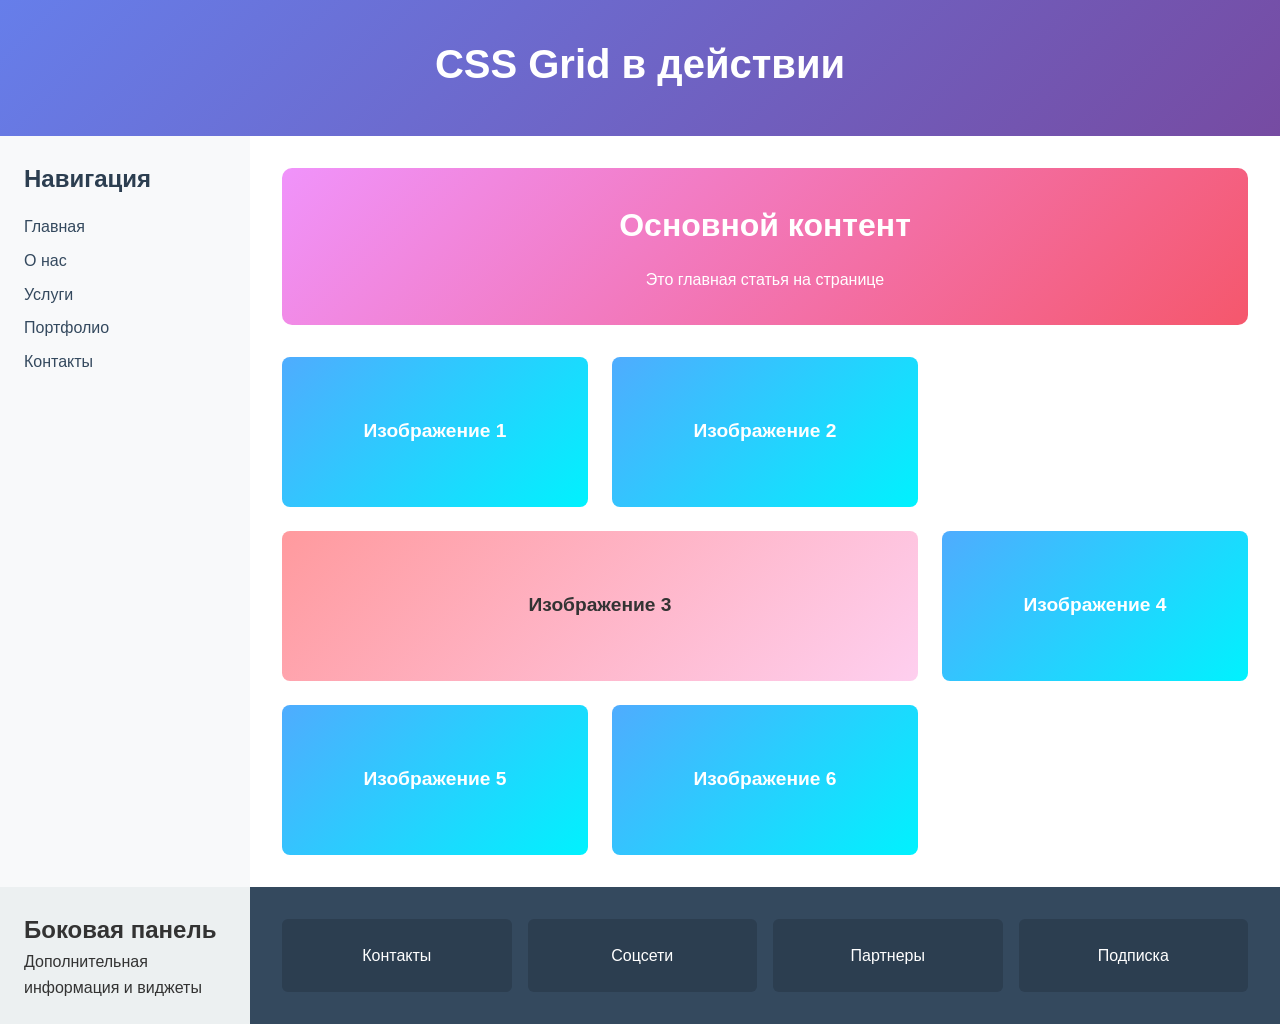
<file: css_grid_practice/index.html>
<!DOCTYPE html>
<html lang="ru">
<head>
    <meta charset="UTF-8">
    <meta name="viewport" content="width=device-width, initial-scale=1.0">
    <title>CSS Grid Layout</title>
    <link rel="stylesheet" href="reset.css">
    <link rel="stylesheet" href="styles.css">
</head>
<body>
    <div class="grid-container">
        <header class="header">
            <h1>CSS Grid в действии</h1>
        </header>

        <nav class="navigation">
            <h2>Навигация</h2>
            <ul>
                <li><a href="#">Главная</a></li>
                <li><a href="#">О нас</a></li>
                <li><a href="#">Услуги</a></li>
                <li><a href="#">Портфолио</a></li>
                <li><a href="#">Контакты</a></li>
            </ul>
        </nav>

        <main class="main-content">
            <article class="featured">
                <h2>Основной контент</h2>
                <p>Это главная статья на странице</p>
            </article>

<section class="gallery">
    <div class="gallery-item">Изображение 1</div>
    <div class="gallery-item">Изображение 2</div>
    <div class="gallery-item">Изображение 3</div>
    <div class="gallery-item">Изображение 4</div>
    <div class="gallery-item">Изображение 5</div>
    <div class="gallery-item">Изображение 6</div>
</section>
        </main>

        <aside class="sidebar">
            <h2>Боковая панель</h2>
            <p>Дополнительная информация и виджеты</p>
        </aside>

        <footer class="footer">
            <div class="footer-section">Контакты</div>
            <div class="footer-section">Соцсети</div>
            <div class="footer-section">Партнеры</div>
            <div class="footer-section">Подписка</div>
        </footer>
    </div>
</body>
</html>
</file>
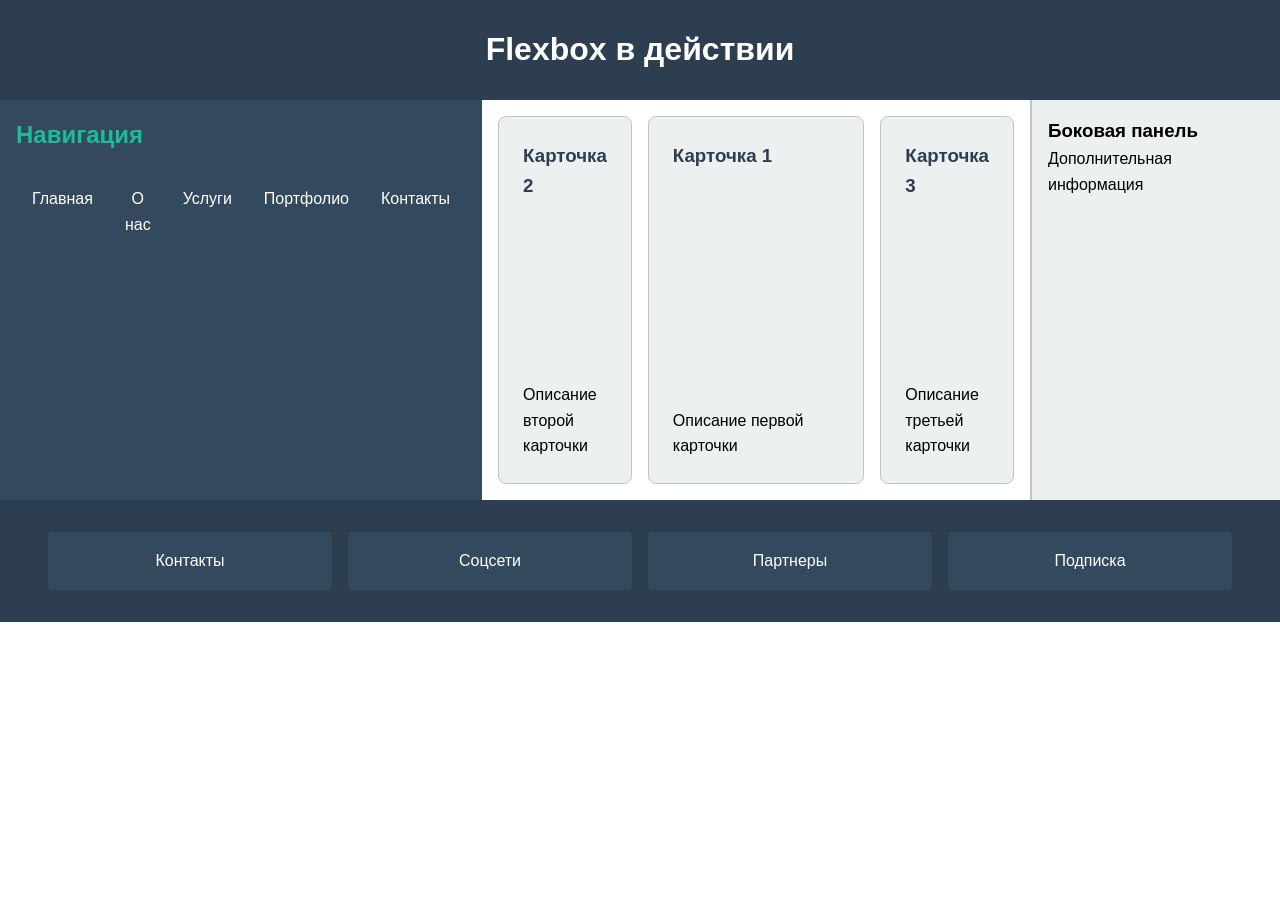
<file: flexbox_practice/index.html>
<!DOCTYPE html>                     <!-- объявление типа документа HTML5 -->
<html lang="ru">                    <!-- корневой элемент, язык страницы — русский -->
<head>                              <!-- начало секции head (служебная информация) -->
    <meta charset="UTF-8">          <!-- кодировка символов UTF-8 -->
    <meta name="viewport" content="width=device-width, initial-scale=1.0">  <!-- адаптивность под мобильные устройства -->
    <title>Flexbox Layout</title>   <!-- заголовок вкладки браузера -->
    <link rel="stylesheet" href="reset.css">    <!-- подключаем файл сброса стилей -->
    <link rel="stylesheet" href="styles.css">   <!-- подключаем основной файл стилей -->
</head>                             <!-- конец секции head -->
<body>                              <!-- начало тела документа -->

    <!-- ==================== ШАПКА ==================== -->
    <header class="header">         <!-- шапка сайта с классом header -->
        <h1>Flexbox в действии</h1> <!-- главный заголовок страницы -->
    </header>                       <!-- конец шапки -->

    <!-- ==================== ОСНОВНОЙ БЛОК ==================== -->
    <main class="main">             <!-- основной контейнер макета -->

        <!-- ========== БОКОВАЯ НАВИГАЦИЯ ========== -->
        <nav class="navigation">    <!-- навигационный блок -->
            <h2>Навигация</h2>      <!-- заголовок навигации -->
            <ul>                    <!-- маркированный список ссылок -->
                <li><a href="#">Главная</a></li>     <!-- пункт меню «Главная» -->
                <li><a href="#">О нас</a></li>       <!-- пункт меню «О нас» -->
                <li><a href="#">Услуги</a></li>      <!-- пункт меню «Услуги» -->
                <li><a href="#">Портфолио</a></li>   <!-- пункт меню «Портфолио» -->
                <li><a href="#">Контакты</a></li>    <!-- пункт меню «Контакты» -->
            </ul>                   <!-- конец списка -->
        </nav>                      <!-- конец навигации -->

        <!-- ========== КОНТЕНТ С КАРТОЧКАМИ ========== -->
        <section class="content">   <!-- секция основного контента -->
            <div class="card">                  <!-- первая карточка -->
                <h3>Карточка 1</h3>             <!-- заголовок карточки -->
                <p>Описание первой карточки</p><!-- текст карточки -->
            </div>                              <!-- конец первой карточки -->

            <div class="card">                  <!-- вторая карточка -->
                <h3>Карточка 2</h3>             <!-- заголовок карточки -->
                <p>Описание второй карточки</p><!-- текст карточки -->
            </div>                              <!-- конец второй карточки -->

            <div class="card">                    <!-- третья карточка -->
                <h3>Карточка 3</h3>               <!-- заголовок карточки -->
                <p>Описание третьей карточки</p>  <!-- текст карточки -->
            </div>                                <!-- конец третьей карточки -->
        </section>                  <!-- конец секции контента -->

        <!-- ========== БОКОВАЯ ПАНЕЛЬ ========== -->
        <aside class="sidebar">     <!-- боковая панель -->
            <h3>Боковая панель</h3> <!-- заголовок панели -->
            <p>Дополнительная информация</p>  <!-- текст панели -->
        </aside>                    <!-- конец боковой панели -->

    </main>                         <!-- конец основного блока -->

    <!-- ==================== ФУТЕР ==================== -->
    <footer class="footer">         <!-- подвал сайта -->
        <div class="footer-content">        <!-- контейнер содержимого футера -->
            <div class="footer-section">Контакты</div>   <!-- секция «Контакты» -->
            <div class="footer-section">Соцсети</div>    <!-- секция «Соцсети» -->
            <div class="footer-section">Партнеры</div>   <!-- секция «Партнеры» -->
            <div class="footer-section">Подписка</div>   <!-- секция «Подписка» -->
        </div>                              <!-- конец контейнера футера -->
    </footer>                       <!-- конец футера -->

</body>                             <!-- конец тела документа -->
</html>                             <!-- конец HTML-документа -->
</file>
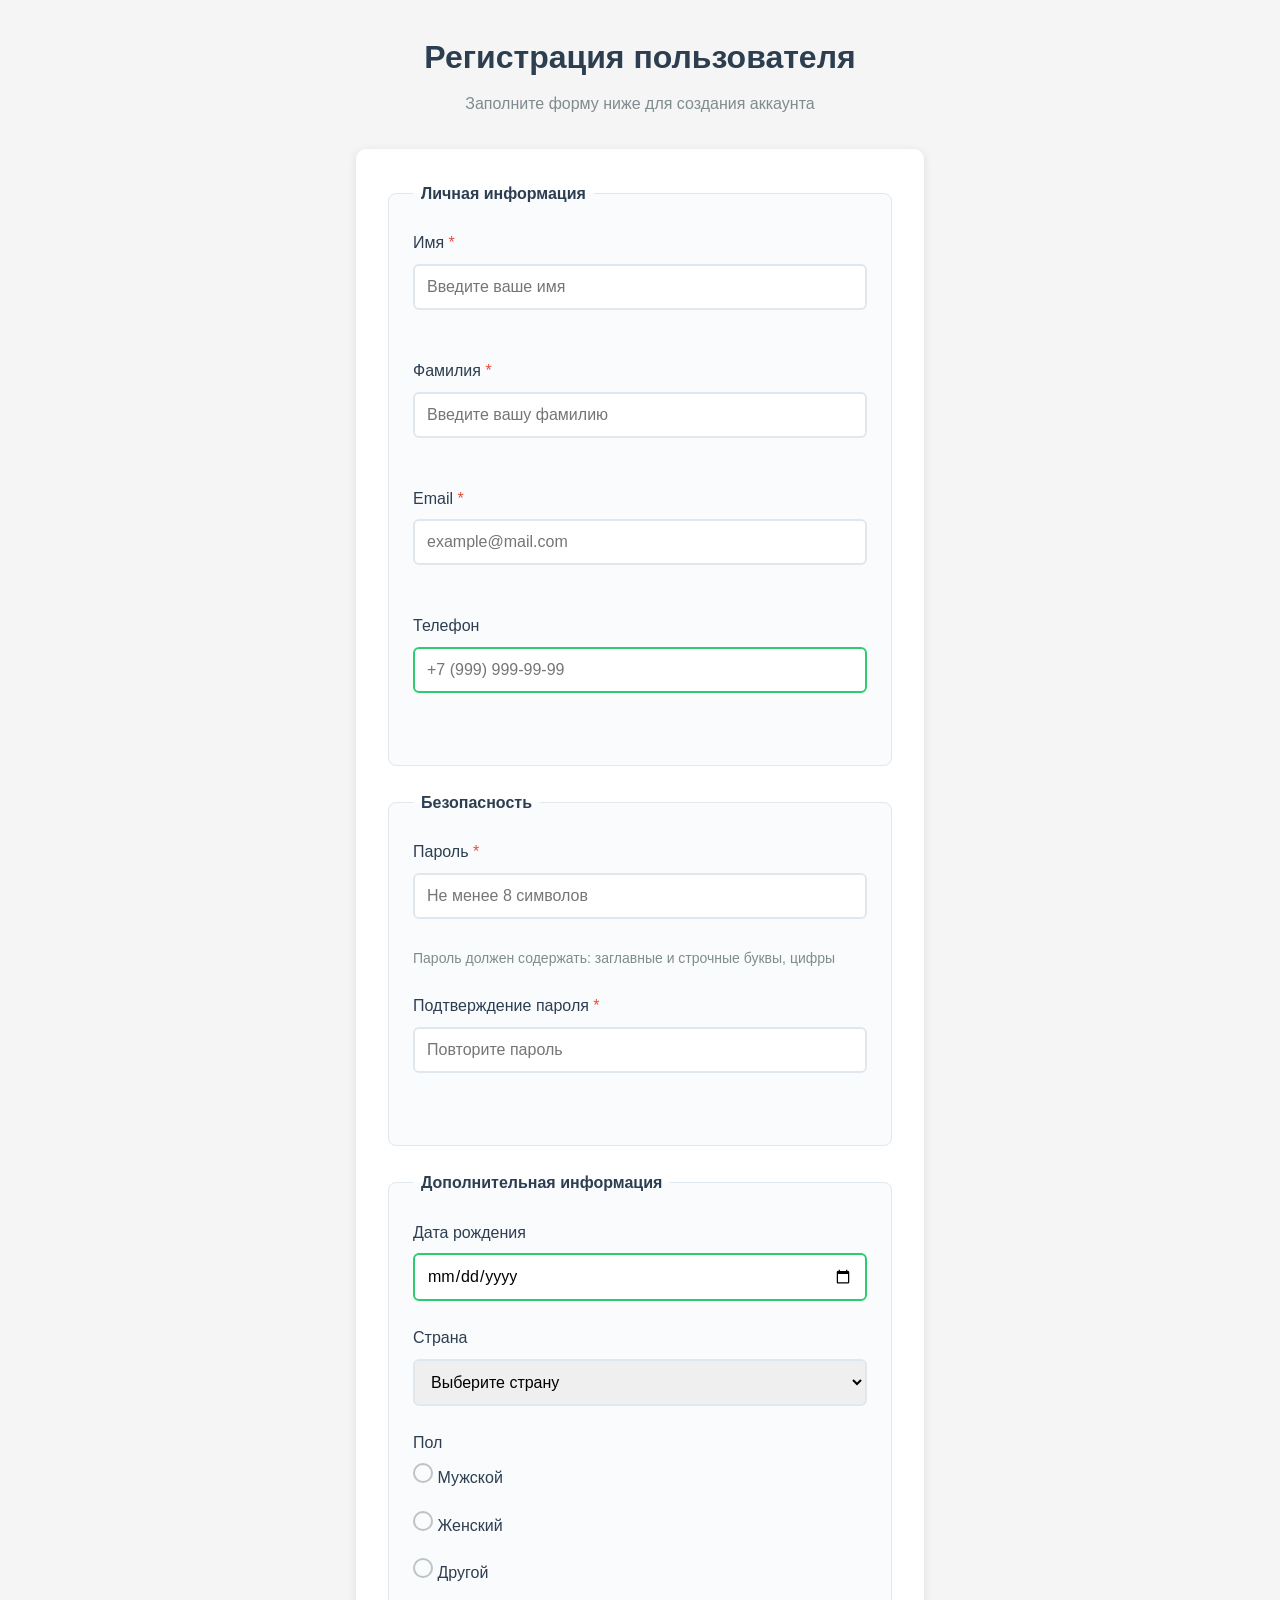
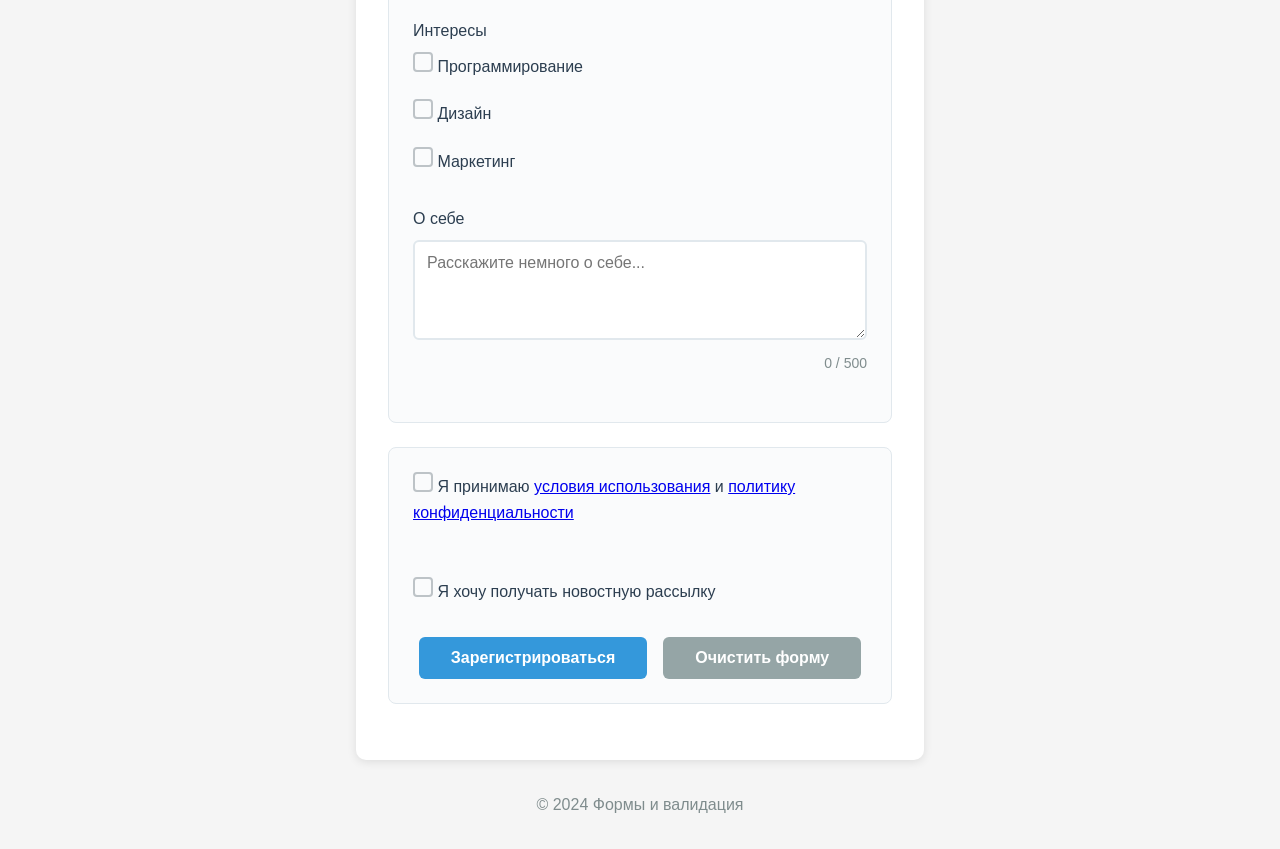
<file: forms_validation/index.html>
<!DOCTYPE html>
<html lang="ru">
<head>
    <meta charset="UTF-8">
    <meta name="viewport" content="width=device-width, initial-scale=1.0">
    <title>Вёрстка и валидация форм</title>
    <link rel="stylesheet" href="reset.css">
    <link rel="stylesheet" href="styles.css">
</head>
<body>
    <div class="container">
        <header class="header">
            <h1>Регистрация пользователя</h1>
            <p>Заполните форму ниже для создания аккаунта</p>
        </header>

        <main class="main">
            <form class="registration-form" id="registrationForm" novalidate>
                <!-- Личная информация -->
                <fieldset class="form-section">
                    <legend>Личная информация</legend>

                    <div class="form-group">
                        <label for="firstName" class="required">Имя</label>
                        <input type="text" id="firstName" name="firstName" required
                               minlength="2" maxlength="50"
                               placeholder="Введите ваше имя">
                        <span class="error-message" id="firstNameError"></span>
                    </div>

                    <div class="form-group">
                        <label for="lastName" class="required">Фамилия</label>
                        <input type="text" id="lastName" name="lastName" required
                               minlength="2" maxlength="50"
                               placeholder="Введите вашу фамилию">
                        <span class="error-message" id="lastNameError"></span>
                    </div>

                    <div class="form-group">
                        <label for="email" class="required">Email</label>
                        <input type="email" id="email" name="email" required
                               placeholder="example@mail.com">
                        <span class="error-message" id="emailError"></span>
                    </div>

                    <div class="form-group">
                        <label for="phone">Телефон</label>
                        <input type="tel" id="phone" name="phone"
                               pattern="\+?[0-9]{1,3}\s?\(?[0-9]{1,5}\)?\s?[0-9]{1,3}[-]?[0-9]{2}[-]?[0-9]{2}"
                               placeholder="+7 (999) 999-99-99">
                        <span class="error-message" id="phoneError"></span>
                    </div>
                </fieldset>

                <!-- Пароль -->
                <fieldset class="form-section">
                    <legend>Безопасность</legend>

                    <div class="form-group">
                        <label for="password" class="required">Пароль</label>
                        <input type="password" id="password" name="password" required
                               minlength="8"
                               pattern="(?=.*[a-z])(?=.*[A-Z])(?=.*\d).+"
                               placeholder="Не менее 8 символов">
                        <span class="error-message" id="passwordError"></span>
                        <div class="password-requirements">
                            Пароль должен содержать: заглавные и строчные буквы, цифры
                        </div>
                    </div>

                    <div class="form-group">
                        <label for="confirmPassword" class="required">Подтверждение пароля</label>
                        <input type="password" id="confirmPassword" name="confirmPassword" required
                               placeholder="Повторите пароль">
                        <span class="error-message" id="confirmPasswordError"></span>
                    </div>
                </fieldset>

                <!-- Дополнительная информация -->
                <fieldset class="form-section">
                    <legend>Дополнительная информация</legend>

                    <div class="form-group">
                        <label for="birthDate">Дата рождения</label>
                        <input type="date" id="birthDate" name="birthDate"
                               min="1900-01-01" max="2024-12-31">
                    </div>

                    <div class="form-group">
                        <label for="country">Страна</label>
                        <select id="country" name="country">
                            <option value="">Выберите страну</option>
                            <option value="ru">Россия</option>
                            <option value="kz">Казахстан</option>
                            <option value="by">Беларусь</option>
                            <option value="other">Другая</option>
                        </select>
                    </div>

                    <div class="form-group">
                        <label>Пол</label>
                        <div class="radio-group">
                            <label class="radio-label">
                                <input type="radio" name="gender" value="male">
                                <span class="radio-custom"></span>
                                Мужской
                            </label>
                            <label class="radio-label">
                                <input type="radio" name="gender" value="female">
                                <span class="radio-custom"></span>
                                Женский
                            </label>
                            <label class="radio-label">
                                <input type="radio" name="gender" value="other">
                                <span class="radio-custom"></span>
                                Другой
                            </label>
                        </div>
                    </div>

                    <div class="form-group">
                        <label>Интересы</label>
                        <div class="checkbox-group">
                            <label class="checkbox-label">
                                <input type="checkbox" name="interests" value="programming">
                                <span class="checkbox-custom"></span>
                                Программирование
                            </label>
                            <label class="checkbox-label">
                                <input type="checkbox" name="interests" value="design">
                                <span class="checkbox-custom"></span>
                                Дизайн
                            </label>
                            <label class="checkbox-label">
                                <input type="checkbox" name="interests" value="marketing">
                                <span class="checkbox-custom"></span>
                                Маркетинг
                            </label>
                        </div>
                    </div>

                    <div class="form-group">
                        <label for="bio">О себе</label>
                        <textarea id="bio" name="bio" rows="4"
                                  placeholder="Расскажите немного о себе..."
                                  maxlength="500"></textarea>
                        <div class="char-counter">
                            <span id="charCount">0</span> / 500
                        </div>
                    </div>
                </fieldset>

                <!-- Соглашения и кнопки -->
                <div class="form-section">
                    <div class="form-group">
                        <label class="checkbox-label">
                            <input type="checkbox" id="terms" name="terms" required>
                            <span class="checkbox-custom"></span>
                            Я принимаю <a href="#">условия использования</a> и
                            <a href="#">политику конфиденциальности</a>
                        </label>
                        <span class="error-message" id="termsError"></span>
                    </div>

                    <div class="form-group">
                        <label class="checkbox-label">
                            <input type="checkbox" id="newsletter" name="newsletter">
                            <span class="checkbox-custom"></span>
                            Я хочу получать новостную рассылку
                        </label>
                    </div>

                    <div class="form-actions">
                        <button type="submit" class="btn btn-primary">Зарегистрироваться</button>
                        <button type="reset" class="btn btn-secondary">Очистить форму</button>
                    </div>
                </div>
            </form>
        </main>

        <footer class="footer">
            <p>&copy; 2024 Формы и валидация</p>
        </footer>
    </div>

    <script src="script.js"></script>
</body>
</html>
</file>
<file: css_grid_practice/styles.css>
/* ============================================
   1. ОСНОВНОЙ GRID-КОНТЕЙНЕР
   ============================================ */
.grid-container {
    display: grid;
    grid-template-areas:
        "header header"
        "nav main"
        "sidebar footer";
    grid-template-rows: auto 1fr auto;
    grid-template-columns: 250px 1fr;
    min-height: 100vh;
}

/* ============================================
   2. ПРИВЯЗКА ЭЛЕМЕНТОВ К ОБЛАСТЯМ
   ============================================ */
.header       { grid-area: header; }
.navigation   { grid-area: nav; }
.main-content { grid-area: main; padding: 2rem; }
.sidebar      { grid-area: sidebar; background-color: #ecf0f1; padding: 1.5rem; }
.footer       { grid-area: footer; }

/* ============================================
   3. HEADER
   ============================================ */
.header {
    background: linear-gradient(135deg, #667eea 0%, #764ba2 100%);
    color: white;
    padding: 2rem;
    text-align: center;
}

.header h1 {
    font-size: 2.5rem;
    margin-bottom: 0.5rem;
}

/* ============================================
   4. НАВИГАЦИЯ
   ============================================ */
.navigation {
    background-color: #f8f9fa;
    padding: 1.5rem;
}

.navigation h2 {
    margin-bottom: 1rem;
    color: #2c3e50;
}

.navigation ul {
    list-style: none;
}

.navigation li {
    margin-bottom: 0.5rem;
}

.navigation a {
    text-decoration: none;
    color: #34495e;
    transition: color 0.3s;
}

.navigation a:hover {
    color: #667eea;
}

/* ============================================
   5. ОСНОВНОЙ КОНТЕНТ (вложенная сетка)
   ============================================ */
.main-content {
    display: grid;
    gap: 2rem;
    grid-template-rows: auto 1fr;
}

/* ============================================
   6. FEATURED-СТАТЬЯ
   ============================================ */
.featured {
    background: linear-gradient(135deg, #f093fb 0%, #f5576c 100%);
    color: white;
    padding: 2rem;
    border-radius: 10px;
    text-align: center;
}

.featured h2 {
    font-size: 2rem;
    margin-bottom: 1rem;
}

/* ============================================
   7. АДАПТИВНАЯ ГАЛЕРЕЯ (с картинками)
   ============================================ */
.gallery {
    display: grid;
    grid-template-columns: repeat(auto-fill, minmax(250px, 1fr));
    gap: 1.5rem;
}

.gallery-item {
    background: linear-gradient(135deg, #4facfe 0%, #00f2fe 100%);
    color: white;
    padding: 2rem;
    border-radius: 8px;
    display: flex;
    align-items: center;
    justify-content: center;
    font-weight: bold;
    font-size: 1.2rem;
    min-height: 150px;
    transition: transform 0.3s, box-shadow 0.3s;
    cursor: pointer;
}

.gallery-item:hover {
    transform: translateY(-5px);
    box-shadow: 0 10px 20px rgba(0,0,0,0.2);
}

.gallery-item:nth-child(3) {
    grid-column: span 2;
    background: linear-gradient(135deg, #ff9a9e 0%, #fecfef 100%);
    color: #333;
}

/* ============================================
   8. ФУТЕР
   ============================================ */
.footer {
    display: grid;
    grid-template-columns: repeat(4, 1fr);
    gap: 1rem;
    background-color: #34495e;
    color: white;
    padding: 2rem;
}

.footer-section {
    background-color: #2c3e50;
    padding: 1.5rem;
    border-radius: 6px;
    text-align: center;
}

/* ============================================
   9. АДАПТИВ (мобильные экраны)
   ============================================ */
@media (max-width: 900px) {
    .grid-container {
        grid-template-areas:
            "header"
            "nav"
            "main"
            "sidebar"
            "footer";
        grid-template-columns: 1fr;
        grid-template-rows: auto auto 1fr auto auto;
    }

    .footer {
        grid-template-columns: repeat(2, 1fr);
    }
}

@media (max-width: 500px) {
    .footer {
        grid-template-columns: 1fr;
    }

    .gallery-item:nth-child(3) {
        grid-column: span 1;
    }
}
</file>
<file: flexbox_practice/styles.css>
/* ==============================
   HEADER (ШАПКА)
   ============================== */
.header {                                       /* селектор шапки */
    background-color: #2c3e50;                  /* тёмно-синий фон */
    color: white;                               /* белый цвет текста */
    padding: 1rem;                              /* внутренние отступы 1rem */
    text-align: center;                         /* выравнивание текста по центру */
    display: flex;                              /* включаем Flexbox */
    justify-content: center;                    /* центрируем содержимое по главной оси (горизонтали) */
    align-items: center;                        /* центрируем по поперечной оси (вертикали) */
    height: 100px;                              /* фиксированная высота шапки */
}

/* ==============================
   FLEXBOX ДЛЯ НАВИГАЦИИ
   ============================== */
.navigation ul {                    /* список внутри навигации */
    display: flex;                  /* включаем Flexbox — пункты меню в строку */
    list-style: none;               /* убираем маркеры списка */
    background-color: #34495e;      /* тёмный фон списка */
    padding: 0;                     /* убираем внутренние отступы */
}

.navigation li {                    /* каждый пункт меню */
    flex: 1;                        /* все пункты растягиваются одинаково */
    text-align: center;             /* центрируем текст внутри пункта */
}

.navigation a {                             /* ссылки в навигации */
    display: block;                         /* ссылка становится блочной (занимает всю ширину пункта) */
    color: white;                           /* белый цвет текста */
    text-decoration: none;                  /* убираем подчёркивание */
    padding: 1rem;                          /* внутренние отступы */
    transition: background-color 0.3s;      /* плавное изменение фона при наведении */
}

.navigation a:hover {               /* при наведении курсора */
    background-color: #1abc9c;      /* фон становится бирюзовым */
}

.navigation h2 {                    /* заголовок навигации */
    margin-bottom: 1rem;            /* отступ снизу */
    color: #1abc9c;                 /* бирюзовый цвет текста */
}

/* ==============================
   ГЛАВНЫЙ КОНТЕЙНЕР
   ============================== */
.main {                     /* основной контейнер страницы */
    display: flex;          /* включаем Flexbox — блоки в строку */
    min-height: 400px;      /* минимальная высота */
}

/* Боковая навигация */
.navigation {                       /* блок навигации слева */
    flex: 0 0 200px;                /* фиксированная ширина 200px (не растягивается, не сжимается) */
    background-color: #34495e;      /* тёмно-синий фон */
    color: white;                   /* белый текст */
    padding: 1rem;                  /* внутренние отступы */
}

/* Основной контент */
.content {                          /* секция с карточками */
    flex: 1;                        /* занимает всё оставшееся место */
    display: flex;                  /* вложенный Flexbox для карточек */
    flex-wrap: wrap;                /* разрешаем перенос карточек на новую строку */
    gap: 1rem;                      /* промежуток между карточками */
    padding: 1rem;                  /* внутренние отступы */
    background-color: white;        /* белый фон */
    align-items: stretch;           /* карточки растягиваются по высоте */
}

/* Карточки */
.card {                             /* селектор карточки */
    flex: 1;                        /* базовая растяжимость */
    background-color: #ecf0f1;      /* светло-серый фон */
    padding: 1.5rem;                /* внутренние отступы */
    border-radius: 8px;             /* скругление углов */
    border: 1px solid #bdc3c7;      /* серая рамка */
    display: flex;                  /* включаем Flexbox внутри карточки */
    flex-direction: column;         /* элементы карточки — сверху вниз */
    justify-content: space-between; /* заголовок сверху, текст снизу */
}

.card h3 {                          /* заголовок внутри карточки */
    margin-bottom: 0.5rem;          /* отступ снизу */
    color: #2c3e50;                 /* тёмно-синий цвет */
}

/* Изменение порядка карточек */
.card:nth-child(1) { order: 2; }    /* первая карточка становится второй */
.card:nth-child(2) { order: 1; }    /* вторая карточка становится первой */
.card:nth-child(3) { order: 3; }    /* третья остаётся третьей */

/* Разные размеры карточек */
.card:first-child { flex: 2; }      /* первая карточка растягивается вдвое больше */
.card:last-child  { flex: 0.5; }    /* последняя карточка меньше остальных */

/* Боковая панель */
.sidebar {                          /* блок справа */
    flex: 0 0 250px;                /* фиксированная ширина 250px */
    background-color: #ecf0f1;      /* светло-серый фон */
    padding: 1rem;                  /* внутренние отступы */
    border-left: 2px solid #bdc3c7; /* серая граница слева */
}

/* ==============================
   ФУТЕР
   ============================== */
.footer {                           /* подвал сайта */
    background-color: #2c3e50;      /* тёмно-синий фон */
    color: white;                   /* белый текст */
    padding: 2rem 1rem;             /* внутренние отступы: 2rem сверху/снизу, 1rem по бокам */
}

.footer-content {                   /* контейнер внутри футера */
    display: flex;                  /* Flexbox — секции в строку */
    justify-content: space-between; /* равномерное распределение по ширине */
    max-width: 1200px;              /* максимальная ширина */
    margin: 0 auto;                 /* центрирование по горизонтали */
}

.footer-section {                   /* каждая секция футера */
    flex: 1;                        /* равная ширина */
    text-align: center;             /* центрирование текста */
    padding: 1rem;                  /* внутренние отступы */
    background-color: #34495e;      /* тёмный фон */
    margin: 0 0.5rem;               /* отступы по бокам */
    border-radius: 4px;             /* скругление углов */
}

/* ==============================
   АДАПТИВНОСТЬ (для экранов ≤ 768px)
   ============================== */
@media (max-width: 768px) {         /* если ширина экрана ≤ 768px */
    .main {                         /* главный контейнер */
        flex-direction: column;     /* блоки становятся в столбик */
    }

    .navigation {                   /* боковая навигация */
        flex: 0 0 auto;             /* авто-высота, не фиксирована */
    }

    .sidebar {                      /* боковая панель */
        flex: 0 0 auto;             /* авто-высота */
        border-left: none;          /* убираем левую границу */
        border-top: 2px solid #bdc3c7; /* добавляем верхнюю границу */
    }

    .content {                      /* контент */
        flex-direction: column;     /* карточки в столбик */
    }

    .footer-content {               /* футер */
        flex-direction: column;     /* секции в столбик */
        gap: 1rem;                  /* промежуток между секциями */
    }

    .footer-section {               /* каждая секция */
        margin: 0;                  /* убираем боковые отступы */
    }
}
</file>
<file: forms_validation/styles.css>
.container {
    max-width: 600px;
    margin: 0 auto;
    padding: 2rem 1rem;
}

.header {
    text-align: center;
    margin-bottom: 2rem;
}

.header h1 {
    color: #2c3e50;
    margin-bottom: 0.5rem;
}

.header p {
    color: #7f8c8d;
}

.registration-form {
    background: white;
    padding: 2rem;
    border-radius: 10px;
    box-shadow: 0 2px 10px rgba(0,0,0,0.1);
}

.form-section {
    border: 1px solid #e1e8ed;
    border-radius: 8px;
    padding: 1.5rem;
    margin-bottom: 1.5rem;
    background: #fafbfc;
}

.form-section legend {
    font-weight: 600;
    color: #2c3e50;
    padding: 0 0.5rem;
}

.form-group {
    margin-bottom: 1.5rem;
    position: relative;
}

.form-group label {
    display: block;
    margin-bottom: 0.5rem;
    font-weight: 500;
    color: #2c3e50;
}

.form-group .required::after {
    content: " *";
    color: #e74c3c;
}

.form-group input,
.form-group select,
.form-group textarea {
    width: 100%;
    padding: 0.75rem;
    border: 2px solid #e1e8ed;
    border-radius: 6px;
    font-size: 1rem;
    font-family: inherit;
    transition: border-color 0.3s, box-shadow 0.3s;
}

.form-group input:focus,
.form-group select:focus,
.form-group textarea:focus {
    outline: none;
    border-color: #3498db;
    box-shadow: 0 0 0 3px rgba(52, 152, 219, 0.1);
}

.form-group input:invalid:not(:focus):not(:placeholder-shown) {
    border-color: #e74c3c;
}

.form-group input:valid:not(:focus) {
    border-color: #2ecc71;
}

.error-message {
    display: block;
    color: #e74c3c;
    font-size: 0.875rem;
    margin-top: 0.25rem;
    min-height: 1.25rem;
}

.radio-group,
.checkbox-group {
    display: flex;
    flex-direction: column;
    gap: 0.75rem;
}

.radio-label,
.checkbox-label {
    display: flex;
    align-items: center;
    gap: 0.75rem;
    cursor: pointer;
    font-weight: normal;
}

.radio-label input,
.checkbox-label input {
    position: absolute;
    opacity: 0;
    pointer-events: none;
}

.radio-custom,
.checkbox-custom {
    width: 20px;
    height: 20px;
    border: 2px solid #bdc3c7;
    border-radius: 50%;
    display: inline-block;
    position: relative;
    transition: all 0.3s ease;
    flex-shrink: 0;
}

.checkbox-custom {
    border-radius: 4px;
}

.radio-label input:checked + .radio-custom,
.checkbox-label input:checked + .checkbox-custom {
    background-color: #3498db;
    border-color: #3498db;
}

.radio-label input:checked + .radio-custom::after {
    content: "";
    position: absolute;
    top: 50%;
    left: 50%;
    transform: translate(-50%, -50%);
    width: 8px;
    height: 8px;
    border-radius: 50%;
    background: white;
}

.checkbox-label input:checked + .checkbox-custom::after {
    content: "✓";
    color: white;
    font-size: 14px;
    position: absolute;
    top: 50%;
    left: 50%;
    transform: translate(-50%, -50%);
}

.form-actions {
    display: flex;
    gap: 1rem;
    justify-content: center;
    margin-top: 2rem;
}

.btn {
    padding: 0.75rem 2rem;
    border: none;
    border-radius: 6px;
    font-size: 1rem;
    font-weight: 600;
    cursor: pointer;
    transition: all 0.3s ease;
}

.btn-primary {
    background: #3498db;
    color: white;
}

.btn-primary:hover {
    background: #2980b9;
    transform: translateY(-1px);
}

.btn-secondary {
    background: #95a5a6;
    color: white;
}

.btn-secondary:hover {
    background: #7f8c8d;
}

.password-requirements {
    font-size: 0.875rem;
    color: #7f8c8d;
    margin-top: 0.25rem;
}

.char-counter {
    text-align: right;
    font-size: 0.875rem;
    color: #7f8c8d;
    margin-top: 0.25rem;
}

.form-group input.error,
.form-group select.error,
.form-group textarea.error {
    border-color: #e74c3c;
    background-color: #fdf2f2;
}

.form-group input.error:focus,
.form-group select.error:focus,
.form-group textarea.error:focus {
    box-shadow: 0 0 0 3px rgba(231, 76, 60, 0.1);
}

@keyframes shake {
    0%, 100% { transform: translateX(0); }
    25% { transform: translateX(-5px); }
    75% { transform: translateX(5px); }
}

.form-group input.error {
    animation: shake 0.3s ease-in-out;
}

.footer {
    text-align: center;
    margin-top: 2rem;
    color: #7f8c8d;
}

@media (max-width: 768px) {
    .container {
        padding: 1rem;
    }

    .registration-form {
        padding: 1rem;
    }

    .form-actions {
        flex-direction: column;
    }

    .btn {
        width: 100%;
    }

    .radio-group,
    .checkbox-group {
        gap: 0.5rem;
    }
}
</file>
